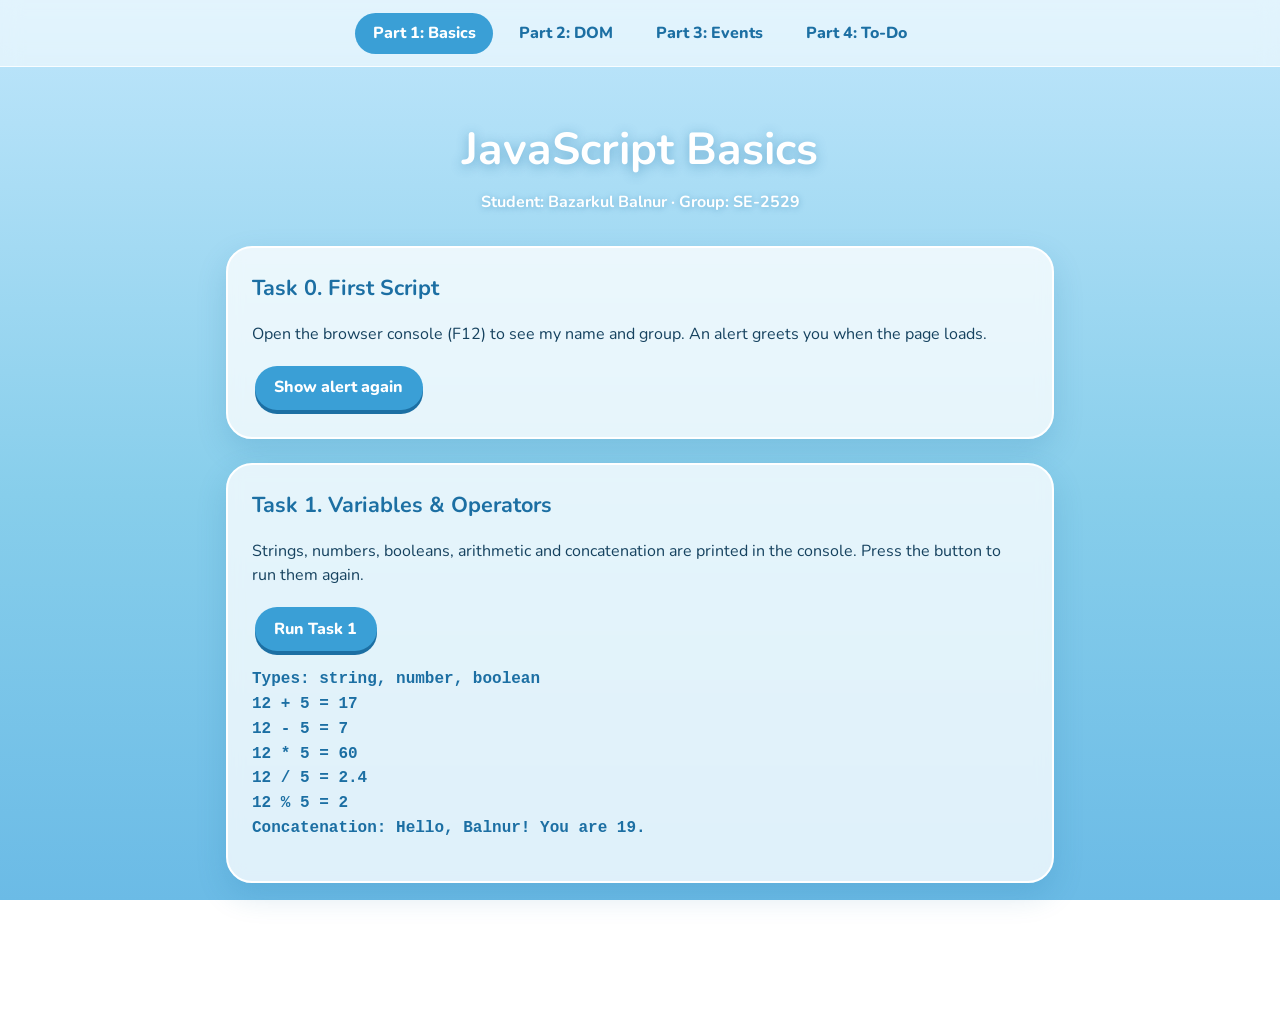
<file: index.html>
<!DOCTYPE html>
<html lang="en">
<head>
<meta charset="UTF-8">
<meta name="viewport" content="width=device-width, initial-scale=1">
<title>JavaScript Basics</title>
<link href="https://fonts.googleapis.com/css2?family=Nunito:wght@400;700;800;900&display=swap" rel="stylesheet">
<link rel="stylesheet" href="style.css">
</head>
<body>
<nav>
  <a href="index.html" class="active">Part 1: Basics</a>
  <a href="dom.html">Part 2: DOM</a>
  <a href="events.html">Part 3: Events</a>
  <a href="todo.html">Part 4: To-Do</a>
</nav>
<main>
<h1>JavaScript Basics</h1>
<p class="sub">Student: Bazarkul Balnur · Group: SE-2529</p>

<section class="card">
  <h2>Task 0. First Script</h2>
  <p>Open the browser console (F12) to see my name and group. An alert greets you when the page loads.</p>
  <button id="helloBtn">Show alert again</button>
</section>
<section class="card">
  <h2>Task 1. Variables &amp; Operators</h2>
  <p>Strings, numbers, booleans, arithmetic and concatenation are printed in the console. Press the button to run them again.</p>
  <button id="varsBtn">Run Task 1</button>
  <pre id="varsOut" class="out" style="font-size:1rem;white-space:pre-wrap"></pre>
</section>
</main>
<footer>Assignment #4 · JavaScript Basics</footer>
<script src="bg.js"></script>
<script src="main.js"></script>
</body>
</html>
</file>
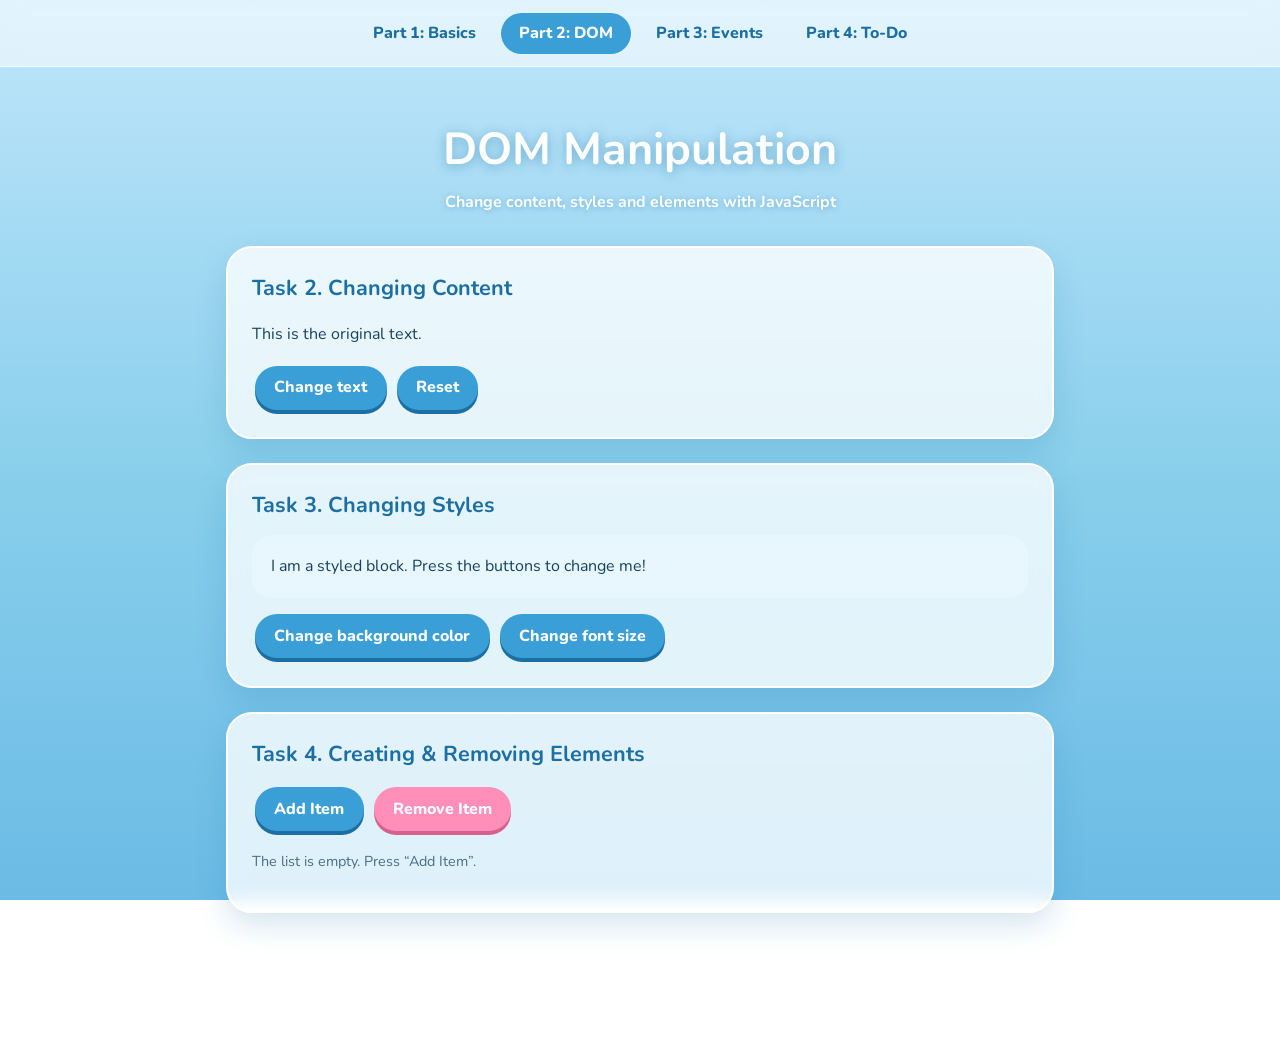
<file: dom.html>
<!DOCTYPE html>
<html lang="en">
<head>
<meta charset="UTF-8">
<meta name="viewport" content="width=device-width, initial-scale=1">
<title>DOM Manipulation</title>
<link href="https://fonts.googleapis.com/css2?family=Nunito:wght@400;700;800;900&display=swap" rel="stylesheet">
<link rel="stylesheet" href="style.css">
</head>
<body>
<nav>
  <a href="index.html">Part 1: Basics</a>
  <a href="dom.html" class="active">Part 2: DOM</a>
  <a href="events.html">Part 3: Events</a>
  <a href="todo.html">Part 4: To-Do</a>
</nav>
<main>
<h1>DOM Manipulation</h1>
<p class="sub">Change content, styles and elements with JavaScript</p>

<section class="card">
  <h2>Task 2. Changing Content</h2>
  <p id="text">This is the original text.</p>
  <button id="changeTextBtn">Change text</button>
  <button id="resetTextBtn">Reset</button>
</section>
<section class="card">
  <h2>Task 3. Changing Styles</h2>
  <div id="styleBox">I am a styled block. Press the buttons to change me!</div>
  <button id="colorBtn">Change background color</button>
  <button id="sizeBtn">Change font size</button>
</section>
<section class="card">
  <h2>Task 4. Creating &amp; Removing Elements</h2>
  <button id="addItemBtn">Add Item</button>
  <button id="removeItemBtn" class="danger">Remove Item</button>
  <ul id="itemList"></ul>
  <p id="emptyMsg" class="hint">The list is empty. Press “Add Item”.</p>
</section>
</main>
<footer>Assignment #4 · JavaScript Basics</footer>
<script src="bg.js"></script>
<script src="dom.js"></script>
</body>
</html>
</file>
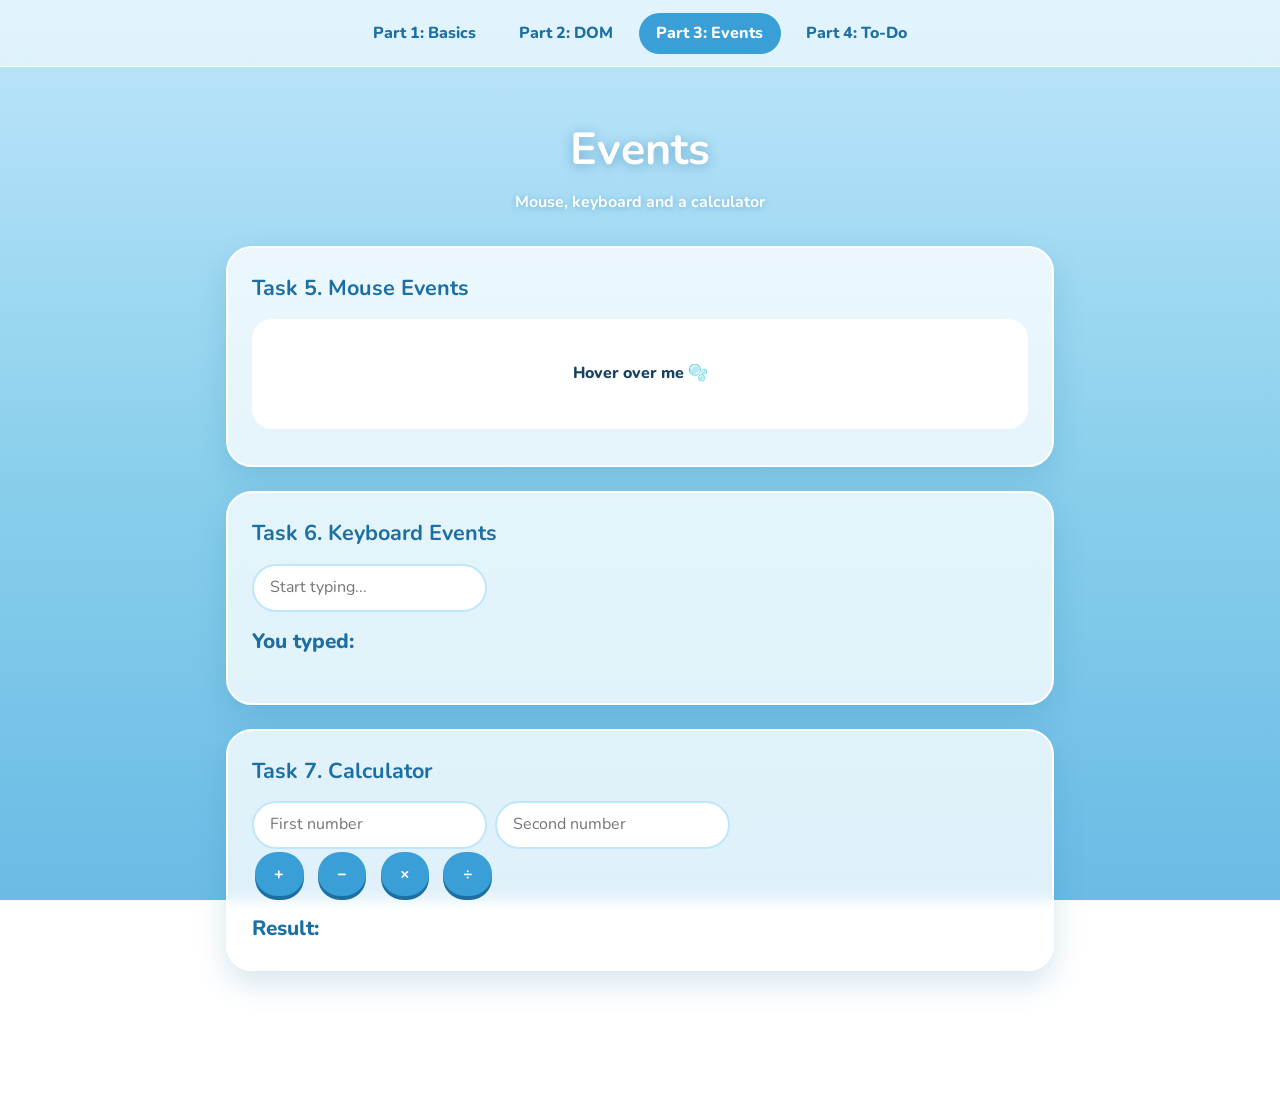
<file: events.html>
<!DOCTYPE html>
<html lang="en">
<head>
<meta charset="UTF-8">
<meta name="viewport" content="width=device-width, initial-scale=1">
<title>Events</title>
<link href="https://fonts.googleapis.com/css2?family=Nunito:wght@400;700;800;900&display=swap" rel="stylesheet">
<link rel="stylesheet" href="style.css">
</head>
<body>
<nav>
  <a href="index.html">Part 1: Basics</a>
  <a href="dom.html">Part 2: DOM</a>
  <a href="events.html" class="active">Part 3: Events</a>
  <a href="todo.html">Part 4: To-Do</a>
</nav>
<main>
<h1>Events</h1>
<p class="sub">Mouse, keyboard and a calculator</p>

<section class="card">
  <h2>Task 5. Mouse Events</h2>
  <div id="hoverBox">Hover over me 🫧</div>
</section>
<section class="card">
  <h2>Task 6. Keyboard Events</h2>
  <input id="typeInput" type="text" placeholder="Start typing...">
  <p class="out" id="typeOut">You typed: </p>
</section>
<section class="card">
  <h2>Task 7. Calculator</h2>
  <div class="row">
    <input id="num1" type="number" placeholder="First number">
    <input id="num2" type="number" placeholder="Second number">
  </div>
  <div class="row">
    <button data-op="+">+</button><button data-op="-">−</button>
    <button data-op="*">×</button><button data-op="/">÷</button>
  </div>
  <div class="out" id="calcOut">Result: </div>
</section>
</main>
<footer>Assignment #4 · JavaScript Basics</footer>
<script src="bg.js"></script>
<script src="events.js"></script>
</body>
</html>
</file>
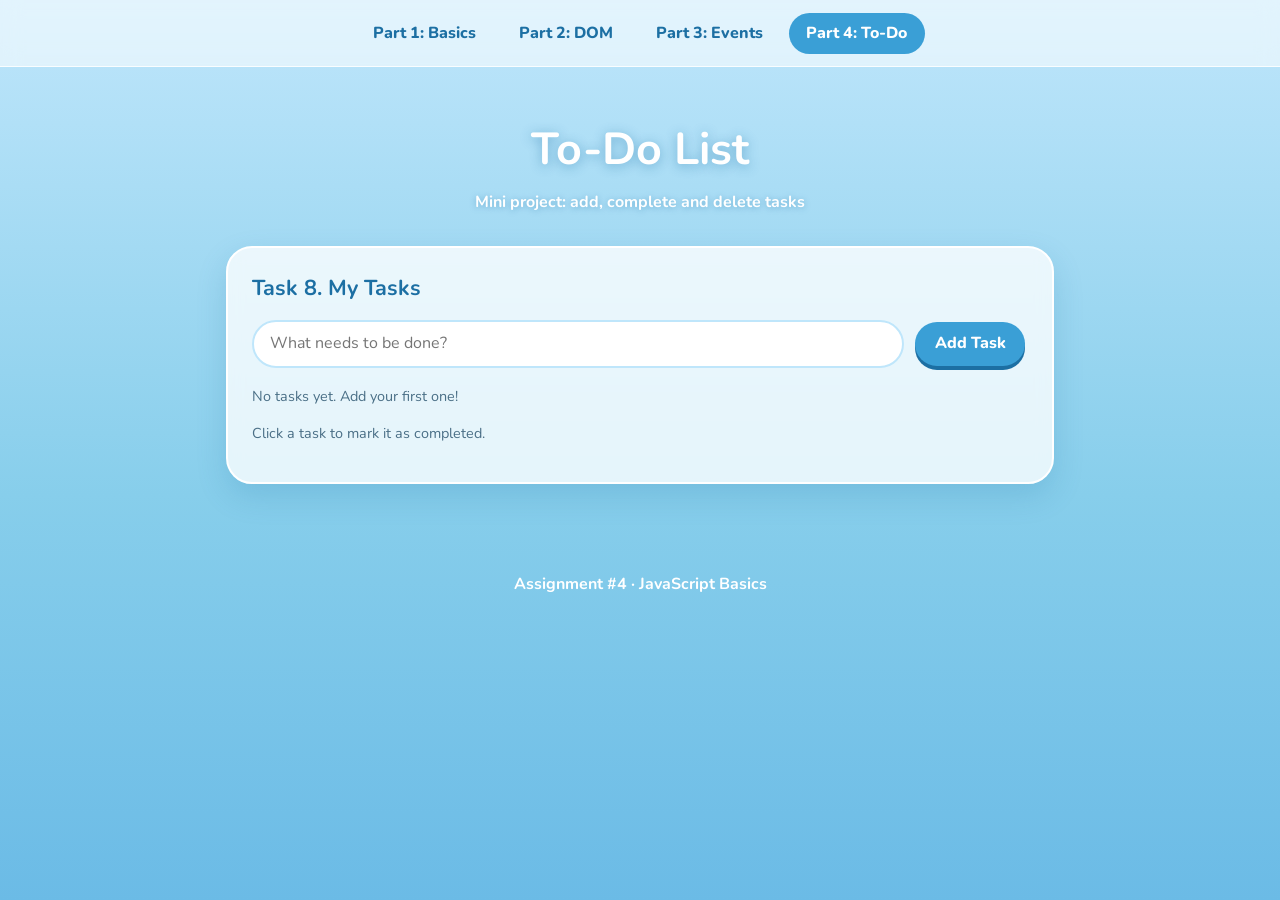
<file: todo.html>
<!DOCTYPE html>
<html lang="en">
<head>
<meta charset="UTF-8">
<meta name="viewport" content="width=device-width, initial-scale=1">
<title>To-Do List</title>
<link href="https://fonts.googleapis.com/css2?family=Nunito:wght@400;700;800;900&display=swap" rel="stylesheet">
<link rel="stylesheet" href="style.css">
</head>
<body>
<nav>
  <a href="index.html">Part 1: Basics</a>
  <a href="dom.html">Part 2: DOM</a>
  <a href="events.html">Part 3: Events</a>
  <a href="todo.html" class="active">Part 4: To-Do</a>
</nav>
<main>
<h1>To-Do List</h1>
<p class="sub">Mini project: add, complete and delete tasks</p>

<section class="card">
  <h2>Task 8. My Tasks</h2>
  <div class="row">
    <input id="taskInput" type="text" placeholder="What needs to be done?" style="flex:1">
    <button id="addTaskBtn">Add Task</button>
  </div>
  <ul id="todoList"></ul>
  <p id="todoInfo" class="hint"></p>
  <p class="hint">Click a task to mark it as completed.</p>
</section>
</main>
<footer>Assignment #4 · JavaScript Basics</footer>
<script src="bg.js"></script>
<script src="todo.js"></script>
</body>
</html>
</file>
<file: style.css>
:root {
  --sky: #87ceeb;
  --sky-d: #3a9fd6;
  --sky-dd: #1c6fa3;
  --ice: #e8f6fd;
  --ink: #16425f;
  --pink: #ff8fb8;
}

* {
  box-sizing: border-box;
}

html,
body {
  margin: 0;
}

body {
  font-family: 'Nunito', system-ui, sans-serif;
  color: var(--ink);
  min-height: 100vh;
  background: linear-gradient(180deg, #bfe6fb 0%, #87ceeb 55%, #6bbbe6 100%) fixed;
  line-height: 1.55;
}

#bg {
  position: fixed;
  inset: 0;
  overflow: hidden;
  pointer-events: none;
  z-index: 0;
}

.bubble {
  position: absolute;
  bottom: -120px;
  border-radius: 50%;
  background: radial-gradient(
    circle at 30% 30%,
    rgba(255, 255, 255, 0.95),
    rgba(255, 255, 255, 0.25) 45%,
    rgba(255, 255, 255, 0.08)
  );
  border: 1px solid rgba(255, 255, 255, 0.7);
  animation: rise linear infinite;
}

.flower {
  position: absolute;
  bottom: -80px;
  animation: float linear infinite;
  filter: drop-shadow(0 3px 4px rgba(22, 66, 95, 0.2));
}

@keyframes rise {
  to {
    transform: translateY(-120vh) translateX(var(--dx));
  }
}

@keyframes float {
  to {
    transform: translateY(-120vh) translateX(var(--dx)) rotate(var(--rot));
  }
}

nav {
  position: sticky;
  top: 0;
  z-index: 10;
  display: flex;
  gap: 0.5rem;
  justify-content: center;
  flex-wrap: wrap;
  padding: 0.8rem 1rem;
  background: rgba(255, 255, 255, 0.55);
  backdrop-filter: blur(10px);
  border-bottom: 1px solid rgba(255, 255, 255, 0.8);
}

nav a {
  padding: 0.5rem 1.1rem;
  border-radius: 999px;
  text-decoration: none;
  color: var(--sky-dd);
  font-weight: 800;
  transition: 0.2s;
}

nav a:hover {
  background: #fff;
}

nav a.active {
  background: var(--sky-d);
  color: #fff;
}

main {
  position: relative;
  z-index: 1;
  max-width: 860px;
  margin: 0 auto;
  padding: 2rem 1rem 4rem;
}

h1 {
  text-align: center;
  font-size: clamp(1.8rem, 5vw, 2.8rem);
  margin: 1rem 0 0.3rem;
  color: #fff;
  text-shadow: 0 2px 12px rgba(28, 111, 163, 0.45);
}

.sub {
  text-align: center;
  color: #fff;
  font-weight: 700;
  margin: 0 0 2rem;
  text-shadow: 0 1px 6px rgba(28, 111, 163, 0.4);
}

.card {
  background: rgba(255, 255, 255, 0.78);
  backdrop-filter: blur(8px);
  border: 2px solid #fff;
  border-radius: 26px;
  padding: 1.5rem;
  margin-bottom: 1.5rem;
  box-shadow: 0 12px 30px rgba(28, 111, 163, 0.18);
}

.card h2 {
  margin: 0 0 0.8rem;
  color: var(--sky-dd);
  font-size: 1.35rem;
}

button {
  font: inherit;
  font-weight: 800;
  border: 0;
  border-radius: 999px;
  padding: 0.6rem 1.2rem;
  margin: 0.2rem;
  cursor: pointer;
  background: var(--sky-d);
  color: #fff;
  box-shadow: 0 4px 0 var(--sky-dd);
  transition: transform 0.1s, box-shadow 0.1s;
}

button:hover {
  background: #4fb0e6;
}

button:active {
  transform: translateY(3px);
  box-shadow: 0 1px 0 var(--sky-dd);
}

button.danger {
  background: var(--pink);
  box-shadow: 0 4px 0 #d9608a;
}

input {
  font: inherit;
  padding: 0.6rem 1rem;
  border-radius: 999px;
  border: 2px solid #bfe6fb;
  background: #fff;
  color: var(--ink);
  min-width: 0;
}

input:focus,
button:focus-visible,
a:focus-visible {
  outline: 3px solid var(--sky-dd);
  outline-offset: 2px;
}

#box,
#styleBox,
#hoverBox {
  padding: 1.2rem;
  border-radius: 20px;
  margin: 0.8rem 0;
  background: var(--ice);
  transition: 0.3s;
}

#hoverBox {
  height: 110px;
  display: grid;
  place-items: center;
  font-weight: 800;
  cursor: pointer;
  background: #fff;
}

ul {
  padding-left: 1.2rem;
}

li {
  margin: 0.4rem 0;
}

.row {
  display: flex;
  gap: 0.5rem;
  flex-wrap: wrap;
  align-items: center;
}

.out {
  margin-top: 0.8rem;
  font-size: 1.3rem;
  font-weight: 800;
  color: var(--sky-dd);
  min-height: 1.6em;
}

#todoList {
  list-style: none;
  padding: 0;
}

#todoList li {
  display: flex;
  justify-content: space-between;
  align-items: center;
  gap: 0.5rem;
  background: #fff;
  padding: 0.6rem 1rem;
  border-radius: 16px;
  cursor: pointer;
  box-shadow: 0 3px 8px rgba(28, 111, 163, 0.12);
}

#todoList li.done span {
  text-decoration: line-through;
  opacity: 0.55;
}

.hint {
  font-size: 0.9rem;
  opacity: 0.75;
}

footer {
  position: relative;
  z-index: 1;
  text-align: center;
  color: #fff;
  font-weight: 700;
  padding-bottom: 2rem;
}

@media (prefers-reduced-motion: reduce) {
  .bubble,
  .flower {
    animation: none;
    opacity: 0.5;
    bottom: 20%;
  }
}
</file>
